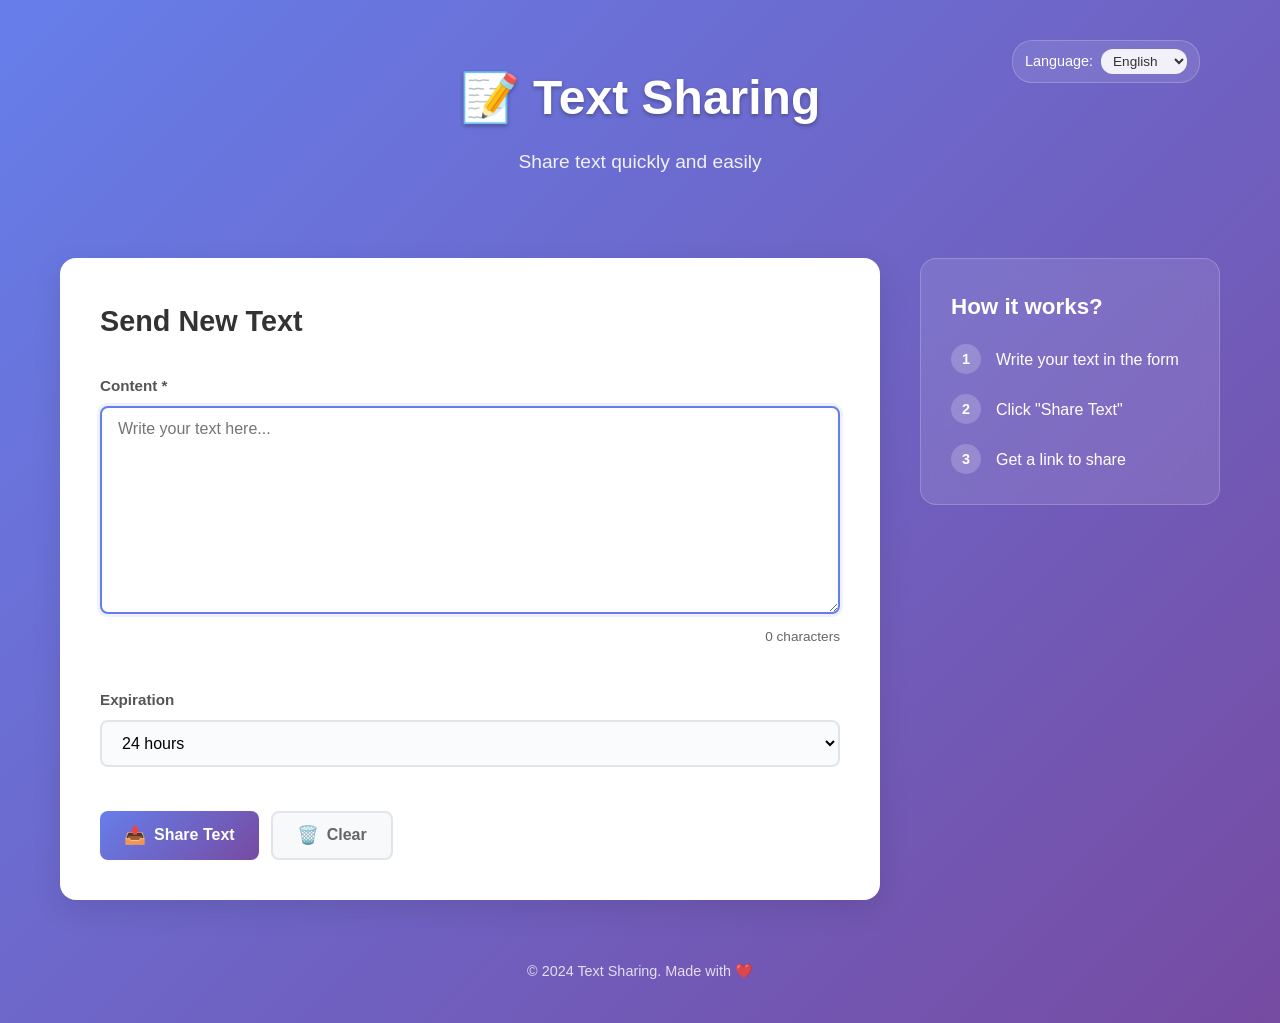
<file: frontend/index.html>
<!DOCTYPE html>
<html lang="en">
<head>
    <meta charset="UTF-8">
    <meta name="viewport" content="width=device-width, initial-scale=1.0">
    <title>Text Sharing - Send</title>
    <link rel="stylesheet" href="styles.css">
</head>
<body>
    <div class="container">
        <header class="header">
            <h1 class="title" data-i18n="title">📝 Text Sharing</h1>
            <p class="subtitle" data-i18n="subtitle">Share text quickly and easily</p>
        </header>

        <main class="main-content">
            <div class="form-container">
                <h2 class="form-title" data-i18n="sendNewText">Send New Text</h2>
                
                <form id="textForm" class="text-form">
                    <div class="form-group">
                        <label for="content" class="form-label" data-i18n="content">Content *</label>
                        <textarea 
                            id="content" 
                            name="content" 
                            class="form-textarea"
                            data-i18n-placeholder="contentPlaceholder"
                            placeholder="Write your text here..."
                            rows="10"
                            minlength="1"
                            maxlength="10000"
                            required
                        ></textarea>
                        <div class="char-counter">
                            <span id="charCount">0</span> <span data-i18n="characters">characters</span>
                        </div>
                        <div class="validation-messages">
                            <div class="validation-error" id="minError" style="display: none;">
                                <span data-i18n="minCharacters">Minimum 1 character required</span>
                            </div>
                            <div class="validation-error" id="maxError" style="display: none;">
                                <span data-i18n="maxCharacters">Maximum 10,000 characters allowed</span>
                            </div>
                        </div>
                    </div>

                    <div class="form-group">
                        <label for="expiration" class="form-label" data-i18n="expiration">Expiration</label>
                        <select id="expiration" name="expiration" class="form-select">
                            <option value="1" data-i18n="oneMinute">1 minute</option>
                            <option value="15" data-i18n="fifteenMinutes">15 minutes</option>
                            <option value="60" data-i18n="oneHour">1 hour</option>
                            <option value="1440" selected data-i18n="twentyFourHours">24 hours</option>
                        </select>
                    </div>

                    <div class="form-actions">
                        <button type="submit" class="btn btn-primary">
                            <span class="btn-icon">📤</span>
                            <span data-i18n="shareText">Share Text</span>
                        </button>
                        <button type="button" class="btn btn-secondary" onclick="clearForm()">
                            <span class="btn-icon">🗑️</span>
                            <span data-i18n="clear">Clear</span>
                        </button>
                    </div>
                </form>
            </div>

            <div class="info-section">
                <h3 class="info-title" data-i18n="howItWorks">How it works?</h3>
                <div class="info-steps">
                    <div class="step">
                        <div class="step-number">1</div>
                        <p data-i18n="step1">Write your text in the form</p>
                    </div>
                    <div class="step">
                        <div class="step-number">2</div>
                        <p data-i18n="step2">Click "Share Text"</p>
                    </div>
                    <div class="step">
                        <div class="step-number">3</div>
                        <p data-i18n="step3">Get a link to share</p>
                    </div>
                </div>
            </div>
        </main>

        <footer class="footer">
            <p data-i18n="footer">&copy; 2024 Text Sharing. Made with ❤️</p>
        </footer>
    </div>

    <div id="shareModal" class="modal">
        <div class="modal-content">
            <div class="modal-header">
                <h3 data-i18n="textShared">Text Shared!</h3>
                <button class="modal-close" onclick="closeModal()">&times;</button>
            </div>
            <div class="modal-body">
                <p data-i18n="textSharedSuccess">Your text has been shared successfully. Use the following link:</p>
                <div class="share-link-container">
                    <input type="text" id="shareLink" class="share-link-input" readonly>
                    <button class="btn btn-copy" onclick="copyLink()">
                        <span class="btn-icon">📋</span>
                        <span data-i18n="copy">Copy</span>
                    </button>
                </div>
            </div>
            <div class="modal-footer">
                <button class="btn btn-primary" onclick="closeModal()">
                    <span data-i18n="close">Close</span>
                </button>
            </div>
        </div>
    </div>

    <script src="translations.js"></script>
    <script src="i18n.js"></script>
    <script src="script.js"></script>
    <script defer src="https://cloud.umami.is/script.js" data-website-id="93408556-6d0a-43ba-ad3c-03e007948f15"></script>
</body>
</html>
</file>
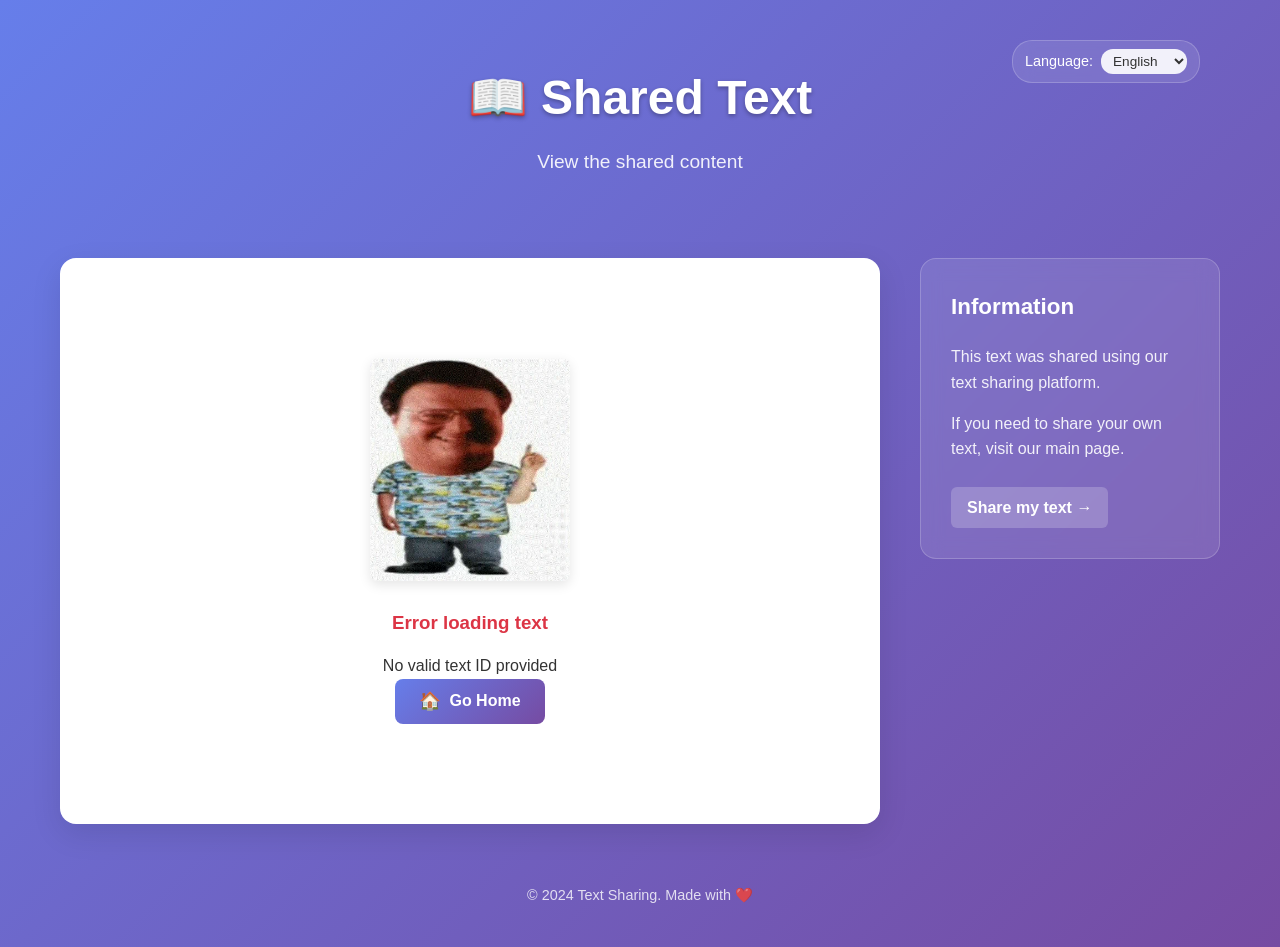
<file: frontend/view.html>
<!DOCTYPE html>
<html lang="en">
<head>
    <meta charset="UTF-8">
    <meta name="viewport" content="width=device-width, initial-scale=1.0">
    <title>View Shared Text</title>
    <link rel="stylesheet" href="styles.css">
</head>
<body>
    <div class="container">
        <header class="header">
            <h1 class="title" data-i18n="viewTitle">📖 Shared Text</h1>
            <p class="subtitle" data-i18n="viewSubtitle">View the shared content</p>
        </header>

        <main class="main-content">
            <div class="text-container">
                <div id="loadingState" class="loading-state">
                    <div class="spinner"></div>
                    <p data-i18n="loadingText">Loading text...</p>
                </div>

                <div id="errorState" class="error-state" style="display: none;">
                    <div class="error-icon">
                        <img src="image/ahahah.webp" alt="Error" class="error-image">
                    </div>
                    <h3 data-i18n="errorLoadingText">Error loading text</h3>
                    <p id="errorMessage" data-i18n="errorMessage">The text could not be loaded or is no longer available.</p>
                    <button class="btn btn-primary" onclick="window.location.href='index.html'">
                        <span class="btn-icon">🏠</span>
                        <span data-i18n="goHome">Go Home</span>
                    </button>
                </div>

                <div id="textContent" class="text-content" style="display: none;">
                    <div class="text-header">
                        <div class="text-meta">
                            <span class="meta-item">
                                <span class="meta-icon">📅</span>
                                <span id="createdAt"></span>
                            </span>
                            <span class="meta-item">
                                <span class="meta-icon">⏰</span>
                                <span id="expiresAt"></span>
                            </span>
                        </div>
                    </div>

                    <div class="text-body">
                        <textarea id="textBody" class="text-body-content" readonly></textarea>
                    </div>

                    <div class="text-actions">
                        <button class="btn btn-primary" onclick="copyText()">
                            <span class="btn-icon">📋</span>
                            <span data-i18n="copyText">Copy Text</span>
                        </button>
                        <button class="btn btn-secondary" onclick="shareText()">
                            <span class="btn-icon">📤</span>
                            <span data-i18n="share">Share</span>
                        </button>
                        <button class="btn btn-outline" id="revealBtn" onclick="toggleTextVisibility()">
                            <span class="btn-icon">👁️</span>
                            <span data-i18n="revealText">Reveal Text</span>
                        </button>
                        <button class="btn btn-outline" onclick="window.location.href='index.html'">
                            <span class="btn-icon">🏠</span>
                            <span data-i18n="goHome">Go Home</span>
                        </button>
                    </div>
                </div>
            </div>

            <div class="info-section">
                <h3 class="info-title" data-i18n="information">Information</h3>
                <div class="info-content">
                    <p data-i18n="infoText1">This text was shared using our text sharing platform.</p>
                    <p data-i18n="infoText2">If you need to share your own text, visit our main page.</p>
                    <a href="index.html" class="info-link" data-i18n="shareMyText">Share my text →</a>
                </div>
            </div>
        </main>

        <footer class="footer">
            <p data-i18n="footer">&copy; 2024 Text Sharing. Made with ❤️</p>
        </footer>
    </div>

    <div id="copyNotification" class="notification">
        <span class="notification-icon">✅</span>
        <span class="notification-text" data-i18n="textCopied">Text copied to clipboard</span>
    </div>

    <script src="translations.js"></script>
    <script src="i18n.js"></script>
    <script src="view-script.js"></script>
    <script defer src="https://cloud.umami.is/script.js" data-website-id="93408556-6d0a-43ba-ad3c-03e007948f15"></script>
</body>
</html>
</file>
<file: frontend/styles.css>
/* Reset y config base */
* {
    margin: 0;
    padding: 0;
    box-sizing: border-box;
}

body {
    font-family: -apple-system, BlinkMacSystemFont, 'Segoe UI', Roboto, Oxygen, Ubuntu, Cantarell, sans-serif;
    line-height: 1.6;
    color: #333;
    background: linear-gradient(135deg, #667eea 0%, #764ba2 100%);
    min-height: 100vh;
}

.container {
    max-width: 1200px;
    margin: 0 auto;
    padding: 20px;
    min-height: 100vh;
    display: flex;
    flex-direction: column;
}

/* Header */
.header {
    text-align: center;
    margin-bottom: 40px;
    padding: 40px 0;
    position: relative;
    display: flex;
    flex-direction: column;
    align-items: center;
}

.title {
    font-size: 3rem;
    font-weight: 700;
    color: white;
    margin-bottom: 10px;
    text-shadow: 0 2px 4px rgba(0,0,0,0.3);
    width: 100%;
    text-align: center;
}

.subtitle {
    font-size: 1.2rem;
    color: rgba(255,255,255,0.9);
    font-weight: 300;
    width: 100%;
    text-align: center;
}

/* Main Content */
.main-content {
    flex: 1;
    display: grid;
    grid-template-columns: 1fr 300px;
    gap: 40px;
    align-items: start;
}

/* Form Container */
.form-container {
    background: white;
    border-radius: 16px;
    padding: 40px;
    box-shadow: 0 10px 30px rgba(0,0,0,0.1);
    backdrop-filter: blur(10px);
}

.form-title {
    font-size: 1.8rem;
    margin-bottom: 30px;
    color: #333;
    font-weight: 600;
}

.text-form {
    display: flex;
    flex-direction: column;
    gap: 24px;
}

.form-group {
    display: flex;
    flex-direction: column;
    gap: 8px;
}

.form-label {
    font-weight: 600;
    color: #555;
    font-size: 0.95rem;
}

.form-input,
.form-textarea,
.form-select {
    padding: 12px 16px;
    border: 2px solid #e1e5e9;
    border-radius: 8px;
    font-size: 1rem;
    transition: all 0.3s ease;
    background: #fafbfc;
}

.form-input:focus,
.form-textarea:focus,
.form-select:focus {
    outline: none;
    border-color: #667eea;
    background: white;
    box-shadow: 0 0 0 3px rgba(102, 126, 234, 0.1);
}

.form-textarea {
    resize: vertical;
    min-height: 200px;
    font-family: inherit;
}

.char-counter {
    text-align: right;
    font-size: 0.85rem;
    color: #666;
    margin-top: 4px;
}

.validation-messages {
    margin-top: 8px;
}

.validation-error {
    color: #dc3545;
    font-size: 0.85rem;
    margin-top: 4px;
    display: flex;
    align-items: center;
    gap: 6px;
}

.validation-error::before {
    content: "⚠️";
    font-size: 0.8rem;
}

/* Buttons */
.form-actions {
    display: flex;
    gap: 12px;
    margin-top: 20px;
}

.btn {
    display: inline-flex;
    align-items: center;
    gap: 8px;
    padding: 12px 24px;
    border: none;
    border-radius: 8px;
    font-size: 1rem;
    font-weight: 600;
    cursor: pointer;
    transition: all 0.3s ease;
    text-decoration: none;
    justify-content: center;
    min-width: 120px;
}

.btn-primary {
    background: linear-gradient(135deg, #667eea 0%, #764ba2 100%);
    color: white;
}

.btn-primary:hover {
    transform: translateY(-2px);
    box-shadow: 0 8px 25px rgba(102, 126, 234, 0.3);
}

.btn-secondary {
    background: #f8f9fa;
    color: #666;
    border: 2px solid #e1e5e9;
}

.btn-secondary:hover {
    background: #e9ecef;
    border-color: #adb5bd;
}

.btn-outline {
    background: transparent;
    color: #667eea;
    border: 2px solid #667eea;
}

.btn-outline:hover {
    background: #667eea;
    color: white;
}

.btn-copy {
    background: #28a745;
    color: white;
    padding: 8px 16px;
    font-size: 0.9rem;
}

.btn-copy:hover {
    background: #218838;
}

.btn-icon {
    font-size: 1.1rem;
}

/* Info Section */
.info-section {
    background: rgba(255,255,255,0.1);
    border-radius: 16px;
    padding: 30px;
    backdrop-filter: blur(10px);
    border: 1px solid rgba(255,255,255,0.2);
}

.info-title {
    color: white;
    font-size: 1.4rem;
    margin-bottom: 20px;
    font-weight: 600;
}

.info-steps {
    display: flex;
    flex-direction: column;
    gap: 20px;
}

.step {
    display: flex;
    align-items: center;
    gap: 15px;
    color: white;
}

.step-number {
    background: rgba(255,255,255,0.2);
    color: white;
    width: 30px;
    height: 30px;
    border-radius: 50%;
    display: flex;
    align-items: center;
    justify-content: center;
    font-weight: 600;
    font-size: 0.9rem;
}

.info-content {
    color: rgba(255,255,255,0.9);
    line-height: 1.6;
}

.info-content p {
    margin-bottom: 15px;
}

.info-link {
    color: white;
    text-decoration: none;
    font-weight: 600;
    display: inline-block;
    margin-top: 10px;
    padding: 8px 16px;
    background: rgba(255,255,255,0.2);
    border-radius: 6px;
    transition: all 0.3s ease;
}

.info-link:hover {
    background: rgba(255,255,255,0.3);
    transform: translateX(5px);
}

/* Footer */
.footer {
    text-align: center;
    margin-top: 40px;
    padding: 20px 0;
    color: rgba(255,255,255,0.8);
    font-size: 0.9rem;
}

/* Modal */
.modal {
    display: none;
    position: fixed;
    z-index: 1000;
    left: 0;
    top: 0;
    width: 100%;
    height: 100%;
    background-color: rgba(0,0,0,0.5);
    backdrop-filter: blur(5px);
}

.modal-content {
    background-color: white;
    margin: 5% auto;
    padding: 0;
    border-radius: 16px;
    width: 90%;
    max-width: 500px;
    box-shadow: 0 20px 60px rgba(0,0,0,0.3);
    animation: modalSlideIn 0.3s ease;
}

@keyframes modalSlideIn {
    from {
        opacity: 0;
        transform: translateY(-50px);
    }
    to {
        opacity: 1;
        transform: translateY(0);
    }
}

.modal-header {
    padding: 20px 30px;
    border-bottom: 1px solid #e1e5e9;
    display: flex;
    justify-content: space-between;
    align-items: center;
}

.modal-header h3 {
    margin: 0;
    color: #333;
    font-size: 1.3rem;
}

.modal-close {
    background: none;
    border: none;
    font-size: 1.5rem;
    cursor: pointer;
    color: #666;
    padding: 0;
    width: 30px;
    height: 30px;
    display: flex;
    align-items: center;
    justify-content: center;
    border-radius: 50%;
    transition: all 0.3s ease;
}

.modal-close:hover {
    background: #f8f9fa;
    color: #333;
}

.modal-body {
    padding: 30px;
}

.share-link-container {
    display: flex;
    gap: 10px;
    margin-top: 15px;
}

.share-link-input {
    flex: 1;
    padding: 12px;
    border: 2px solid #e1e5e9;
    border-radius: 8px;
    font-size: 0.9rem;
    background: #f8f9fa;
}

.modal-footer {
    padding: 20px 30px;
    border-top: 1px solid #e1e5e9;
    text-align: right;
}

/* Text Container (View Page) */
.text-container {
    background: white;
    border-radius: 16px;
    padding: 40px;
    box-shadow: 0 10px 30px rgba(0,0,0,0.1);
    backdrop-filter: blur(10px);
}

.loading-state {
    text-align: center;
    padding: 60px 20px;
}

.spinner {
    width: 40px;
    height: 40px;
    border: 4px solid #f3f3f3;
    border-top: 4px solid #667eea;
    border-radius: 50%;
    animation: spin 1s linear infinite;
    margin: 0 auto 20px;
}

@keyframes spin {
    0% { transform: rotate(0deg); }
    100% { transform: rotate(360deg); }
}

.error-state {
    text-align: center;
    padding: 60px 20px;
}

.error-icon {
    margin-bottom: 20px;
    display: block;
    text-align: center;
}

.error-image {
    max-width: 200px;
    height: auto;
    border-radius: 8px;
    box-shadow: 0 4px 12px rgba(0,0,0,0.1);
}

.error-state h3 {
    color: #dc3545;
    margin-bottom: 15px;
}

.text-content {
    display: flex;
    flex-direction: column;
    gap: 30px;
}

.text-header {
    border-bottom: 2px solid #f1f3f4;
    padding-bottom: 20px;
}

.text-title {
    font-size: 2rem;
    color: #333;
    margin-bottom: 15px;
    font-weight: 600;
}

.text-meta {
    display: flex;
    gap: 20px;
    flex-wrap: wrap;
}

.meta-item {
    display: flex;
    align-items: center;
    gap: 8px;
    color: #666;
    font-size: 0.9rem;
}

.meta-item:last-child {
    font-weight: 600;
    color: #dc3545;
}

.meta-icon {
    font-size: 1rem;
}

.text-body {
    background: #f8f9fa;
    border-radius: 8px;
    padding: 20px;
    border: 1px solid #e1e5e9;
    margin-bottom: 30px;
}

.text-body-content {
    font-family: 'Monaco', 'Menlo', 'Ubuntu Mono', monospace;
    font-size: 0.95rem;
    line-height: 1.6;
    color: #333;
    white-space: pre-wrap;
    word-wrap: break-word;
    margin: 0;
    width: 100%;
    min-height: 200px;
    max-height: 600px;
    resize: vertical;
    border: 1px solid #e9ecef;
    border-radius: 8px;
    padding: 16px;
    background: #f8f9fa;
    box-sizing: border-box;
}

.text-body-content.obfuscated {
    color: transparent;
    text-shadow: 0 0 8px rgba(0, 0, 0, 0.8);
    user-select: none;
    -webkit-user-select: none;
    -moz-user-select: none;
    -ms-user-select: none;
}

.text-body-content.obfuscated::selection {
    background: transparent;
}

.text-body-content.obfuscated::-moz-selection {
    background: transparent;
}

.text-body-content:disabled {
    cursor: not-allowed;
    opacity: 0.7;
}

.text-body-content:focus {
    outline: none;
    border-color: #667eea;
    box-shadow: 0 0 0 3px rgba(102, 126, 234, 0.1);
}

.text-actions {
    display: flex;
    gap: 12px;
    flex-wrap: wrap;
    justify-content: center;
    margin-top: 20px;
}

/* Notification */
.notification {
    position: fixed;
    bottom: 30px;
    right: 30px;
    background: #28a745;
    color: white;
    padding: 15px 20px;
    border-radius: 8px;
    display: flex;
    align-items: center;
    gap: 10px;
    box-shadow: 0 5px 15px rgba(0,0,0,0.2);
    transform: translateX(400px);
    transition: transform 0.3s ease;
    z-index: 1000;
}

.notification.show {
    transform: translateX(0);
}

.notification-icon {
    font-size: 1.2rem;
}

.notification-error-image {
    width: 24px;
    height: 24px;
    border-radius: 4px;
    object-fit: cover;
}

/* Responsive Design */
@media (max-width: 768px) {
    .container {
        padding: 15px;
    }
    

    
    .title {
        font-size: 2.5rem;
    }
    
    .main-content {
        grid-template-columns: 1fr;
        gap: 30px;
    }
    
    .form-container,
    .text-container {
        padding: 25px;
    }
    
    .form-actions {
        flex-direction: column;
    }
    
    .btn {
        width: 100%;
    }
    
    .text-actions {
        flex-direction: column;
    }
    
    .text-meta {
        flex-direction: column;
        gap: 10px;
    }
    
    .modal-content {
        margin: 10% auto;
        width: 95%;
    }
    
    .share-link-container {
        flex-direction: column;
    }
    
    .notification {
        bottom: 20px;
        right: 20px;
        left: 20px;
        transform: translateY(100px);
    }
    
    .notification.show {
        transform: translateY(0);
    }
}

@media (max-width: 480px) {
    .title {
        font-size: 2rem;
    }
    
    .subtitle {
        font-size: 1rem;
    }
    
    .form-container,
    .text-container {
        padding: 20px;
    }
    
    .text-title {
        font-size: 1.5rem;
    }
}

/* Language Selector */
.language-selector {
    position: absolute;
    top: 20px;
    right: 20px;
    display: flex;
    align-items: center;
    gap: 8px;
    background: rgba(255, 255, 255, 0.1);
    padding: 8px 12px;
    border-radius: 20px;
    backdrop-filter: blur(10px);
    border: 1px solid rgba(255, 255, 255, 0.2);
    z-index: 10;
}

.language-selector label {
    color: white;
    font-size: 0.9rem;
    font-weight: 500;
    white-space: nowrap;
}

.language-select {
    background: rgba(255, 255, 255, 0.9);
    border: none;
    border-radius: 12px;
    padding: 4px 8px;
    font-size: 0.85rem;
    color: #333;
    cursor: pointer;
    transition: all 0.3s ease;
}

.language-select:hover {
    background: white;
    transform: translateY(-1px);
}

.language-select:focus {
    outline: none;
    box-shadow: 0 0 0 2px rgba(255, 255, 255, 0.3);
}

/* Responsive para el selector de idioma */
@media (max-width: 768px) {
    .language-selector {
        position: relative;
        top: auto;
        right: auto;
        margin-top: 20px;
        justify-content: center;
        align-self: center;
    }
}
</file>
